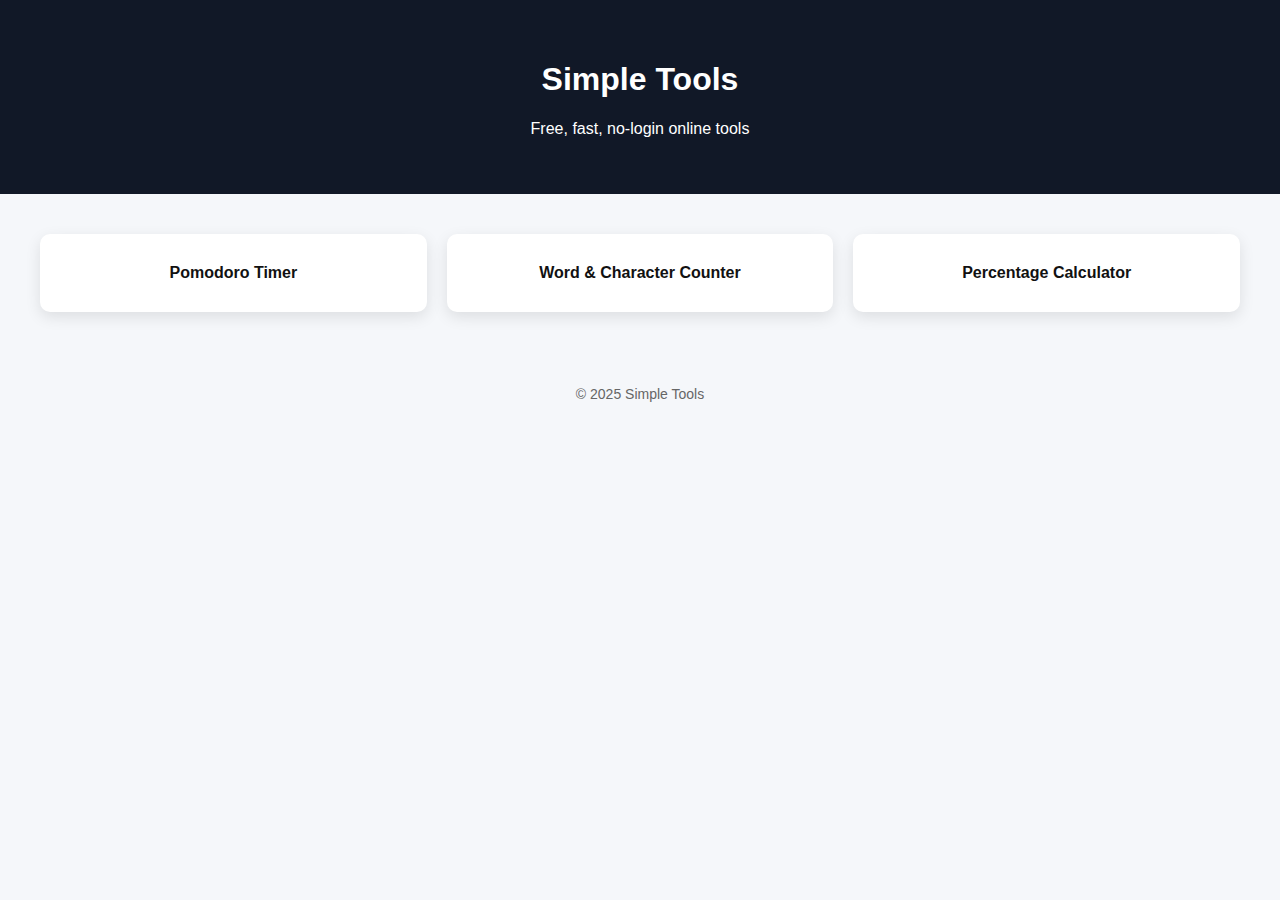
<file: index.html>
<!DOCTYPE html>
<html lang="en">
<head>
  <meta charset="UTF-8">
  <meta name="viewport" content="width=device-width, initial-scale=1.0">
  <title>Simple Tools</title>
  <link rel="stylesheet" href="style.css">
</head>
<body>

  <header>
    <h1>Simple Tools</h1>
    <p>Free, fast, no-login online tools</p>
  </header>

  <main>
    <section class="tools">
      <a href="pomodoro.html" class="tool-card">Pomodoro Timer</a>
      <a href="word-counter.html" class="tool-card">Word & Character Counter</a>
      <a href="percentage.html" class="tool-card">Percentage Calculator</a>
    </section>
  </main>

  <footer>
    <p>© 2025 Simple Tools</p>
  </footer>
<script src='https://storage.ko-fi.com/cdn/scripts/overlay-widget.js'></script>
<script>
  kofiWidgetOverlay.draw('selimahmed24488', {
    'type': 'floating-chat',
    'floating-chat.donateButton.text': 'Support Us',
    'floating-chat.donateButton.background-color': '#323842',
    'floating-chat.donateButton.text-color': '#fff'
  });
</script>
</body>
</html>
</file>
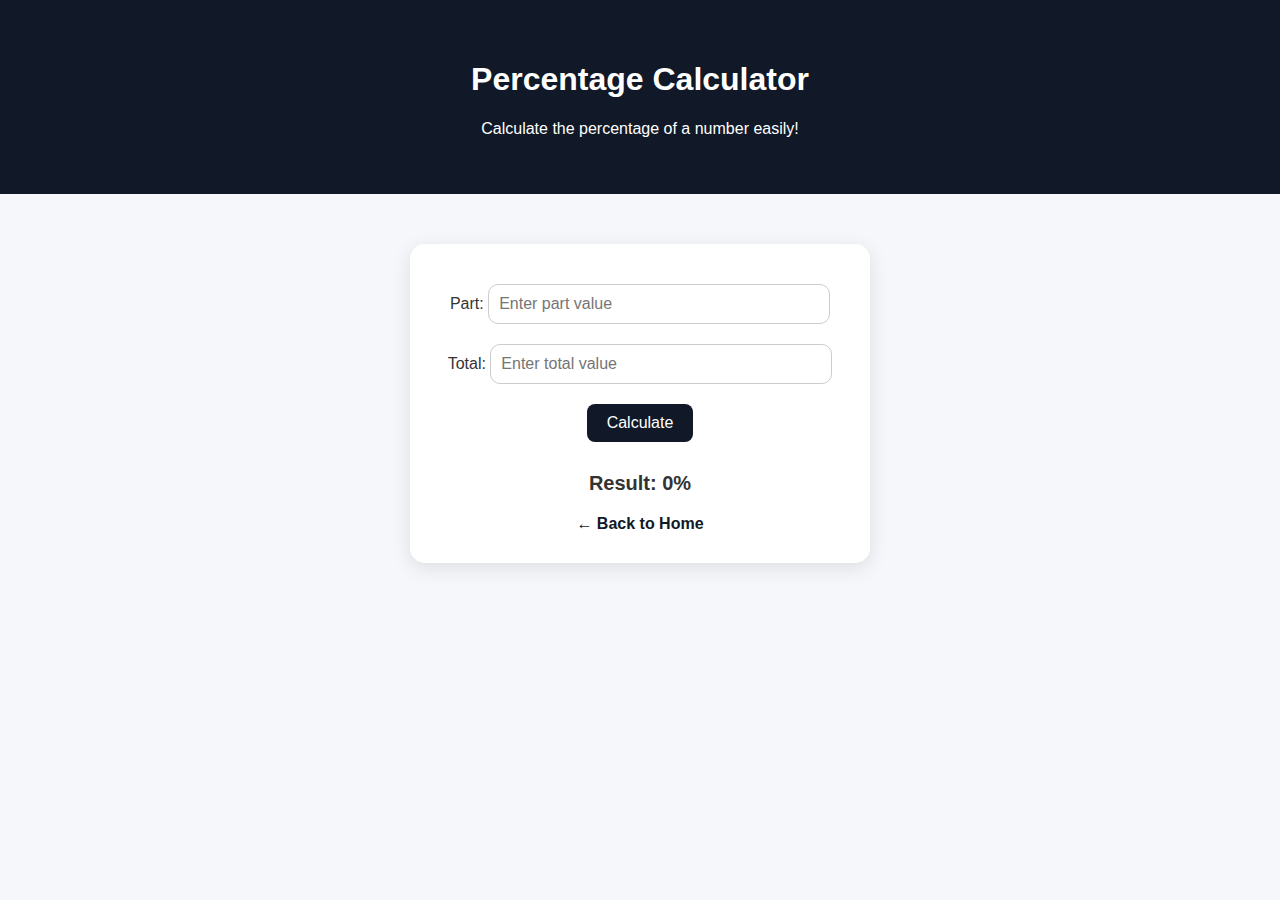
<file: percentage.html>
<!DOCTYPE html>
<html lang="en">
<head>
  <meta charset="UTF-8">
  <meta name="viewport" content="width=device-width, initial-scale=1.0">
  <title>Percentage Calculator</title>
  <link rel="stylesheet" href="style.css">
</head>
<body>

  <header>
    <h1>Percentage Calculator</h1>
    <p>Calculate the percentage of a number easily!</p>
  </header>

  <main>
    <div class="percentage-container">
      <label for="partInput">Part:</label>
      <input type="number" id="partInput" placeholder="Enter part value">

      <label for="totalInput">Total:</label>
      <input type="number" id="totalInput" placeholder="Enter total value">

      <button id="calcBtn">Calculate</button>

      <h2>Result: <span id="result">0%</span></h2>

      <a href="index.html" class="back-home">← Back to Home</a>
    </div>
  </main>

  <script src="percentage.js" defer></script>
</body>
</html>
</file>
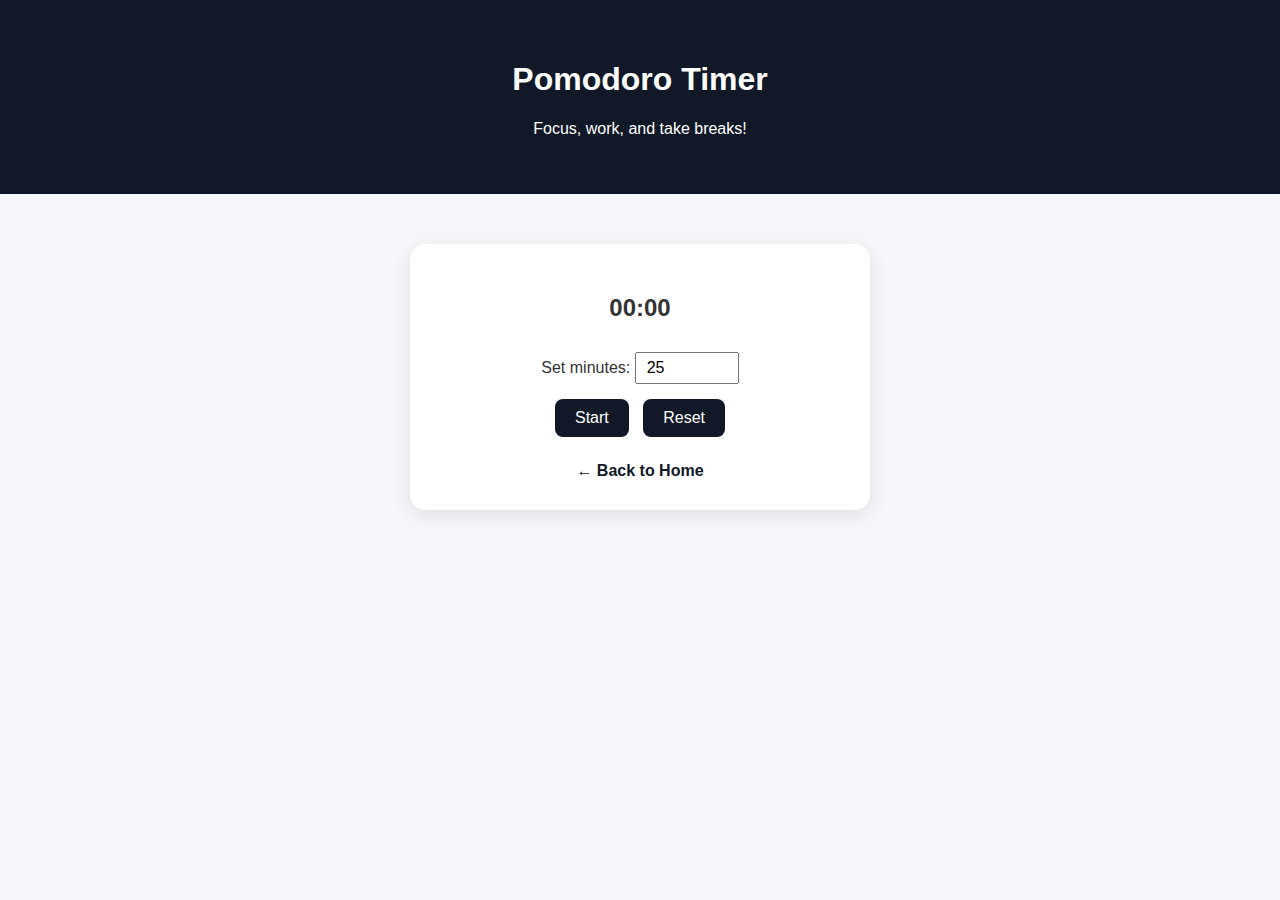
<file: pomodoro.html>
<!DOCTYPE html>
<html lang="en">
<head>
  <meta charset="UTF-8">
  <meta name="viewport" content="width=device-width, initial-scale=1.0">
  <title>Pomodoro Timer</title>
  <link rel="stylesheet" href="style.css">
</head>
<body>

  <header>
    <h1>Pomodoro Timer</h1>
    <p>Focus, work, and take breaks!</p>
  </header>

  <main>
    <div class="pomodoro-container">
      <h2 id="timer">00:00</h2>

      <label for="minutesInput">Set minutes:</label>
      <input type="number" id="minutesInput" min="1" value="25">

      <div class="pomodoro-buttons">
        <button id="startBtn">Start</button>
        <button id="resetBtn">Reset</button>
      </div>

      <a href="index.html" class="back-home">← Back to Home</a>
    </div>
  </main>

  <script src="script.js" defer></script>
</body>
</html>
</file>
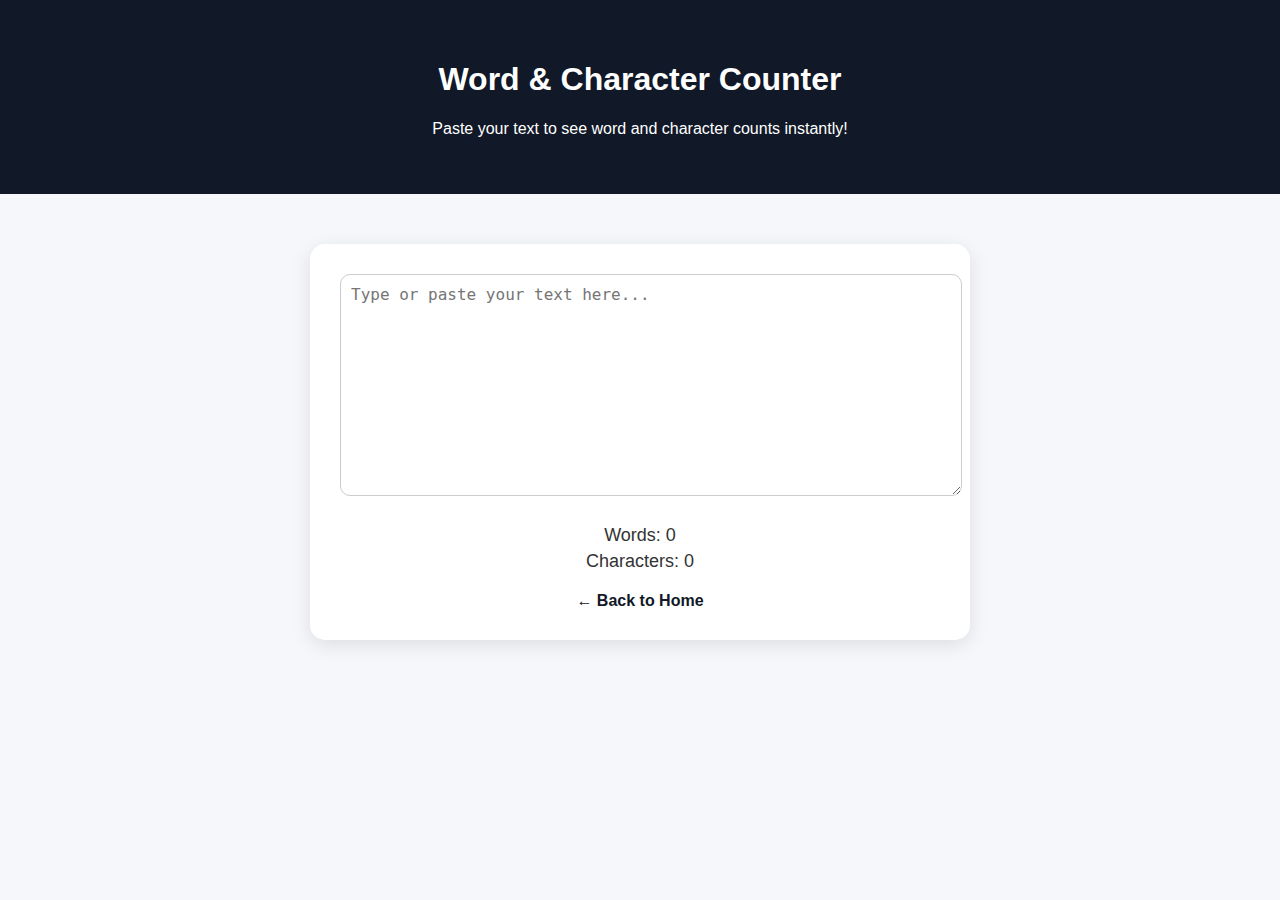
<file: word-counter.html>
<!DOCTYPE html>
<html lang="en">
<head>
  <meta charset="UTF-8">
  <meta name="viewport" content="width=device-width, initial-scale=1.0">
  <title>Word & Character Counter</title>
  <link rel="stylesheet" href="style.css">
</head>
<body>

  <header>
    <h1>Word & Character Counter</h1>
    <p>Paste your text to see word and character counts instantly!</p>
  </header>

  <main>
    <div class="counter-container">
      <textarea id="textInput" placeholder="Type or paste your text here..."></textarea>
      <div class="counts">
        <p>Words: <span id="wordCount">0</span></p>
        <p>Characters: <span id="charCount">0</span></p>
      </div>
      <a href="index.html" class="back-home">← Back to Home</a>
    </div>
  </main>

  <script src="word-counter.js" defer></script>
</body>
</html>
</file>
<file: style.css>
/* General page style */
body {
  margin: 0;
  font-family: Arial, sans-serif;
  background: #f5f7fa;
  color: #333;
}

/* Header */
header {
  text-align: center;
  padding: 40px 20px;
  background: #111827;
  color: white;
}

/* Tools section */
.tools {
  display: grid;
  grid-template-columns: repeat(auto-fit, minmax(220px, 1fr));
  gap: 20px;
  padding: 40px;
}

/* Tool cards */
.tool-card {
  background: white;
  padding: 30px;
  text-align: center;
  text-decoration: none;  /* removes blue underline */
  color: #111;             /* dark text */
  border-radius: 10px;
  font-weight: bold;
  box-shadow: 0 5px 15px rgba(0,0,0,0.1);
  transition: transform 0.2s;
}

/* Hover effect */
.tool-card:hover {
  transform: translateY(-5px);
  box-shadow: 0 8px 20px rgba(0,0,0,0.15);
}

/* Footer */
footer {
  text-align: center;
  padding: 20px;
  font-size: 14px;
  color: #666;
}
/* Pomodoro Timer styles */
.pomodoro-container {
  max-width: 400px;
  margin: 50px auto;
  background: white;
  padding: 30px;
  border-radius: 15px;
  box-shadow: 0 5px 20px rgba(0,0,0,0.1);
  text-align: center;
}

.pomodoro-container input {
  width: 80px;
  padding: 5px 10px;
  font-size: 16px;
  margin: 10px 0;
}

.pomodoro-buttons button {
  padding: 10px 20px;
  margin: 5px;
  font-size: 16px;
  border-radius: 8px;
  border: none;
  background-color: #111827;
  color: white;
  cursor: pointer;
  transition: transform 0.2s;
}

.pomodoro-buttons button:hover {
  transform: translateY(-3px);
}

.back-home {
  display: block;
  margin-top: 20px;
  text-decoration: none;
  color: #111827;
  font-weight: bold;
}
.back-home:hover {
  text-decoration: underline;
}
/* Word & Character Counter styles */
.counter-container {
  max-width: 600px;
  margin: 50px auto;
  background: white;
  padding: 30px;
  border-radius: 15px;
  box-shadow: 0 5px 20px rgba(0,0,0,0.1);
  text-align: center;
}

.counter-container textarea {
  width: 100%;
  height: 200px;
  padding: 10px;
  font-size: 16px;
  margin-bottom: 20px;
  border-radius: 10px;
  border: 1px solid #ccc;
  resize: vertical;
}

.counts p {
  font-size: 18px;
  margin: 5px 0;
}
/* Percentage Calculator styles */
.percentage-container {
  max-width: 400px;
  margin: 50px auto;
  background: white;
  padding: 30px;
  border-radius: 15px;
  box-shadow: 0 5px 20px rgba(0,0,0,0.1);
  text-align: center;
}

.percentage-container input {
  width: 80%;
  padding: 10px;
  margin: 10px 0;
  font-size: 16px;
  border-radius: 10px;
  border: 1px solid #ccc;
}

.percentage-container button {
  padding: 10px 20px;
  margin: 10px 0;
  font-size: 16px;
  border-radius: 8px;
  border: none;
  background-color: #111827;
  color: white;
  cursor: pointer;
  transition: transform 0.2s;
}

.percentage-container button:hover {
  transform: translateY(-3px);
}

.percentage-container h2 {
  margin-top: 20px;
  font-size: 20px;
}

.back-home {
  display: block;
  margin-top: 20px;
  text-decoration: none;
  color: #111827;
  font-weight: bold;
}
.back-home:hover {
  text-decoration: underline;
}
</file>
